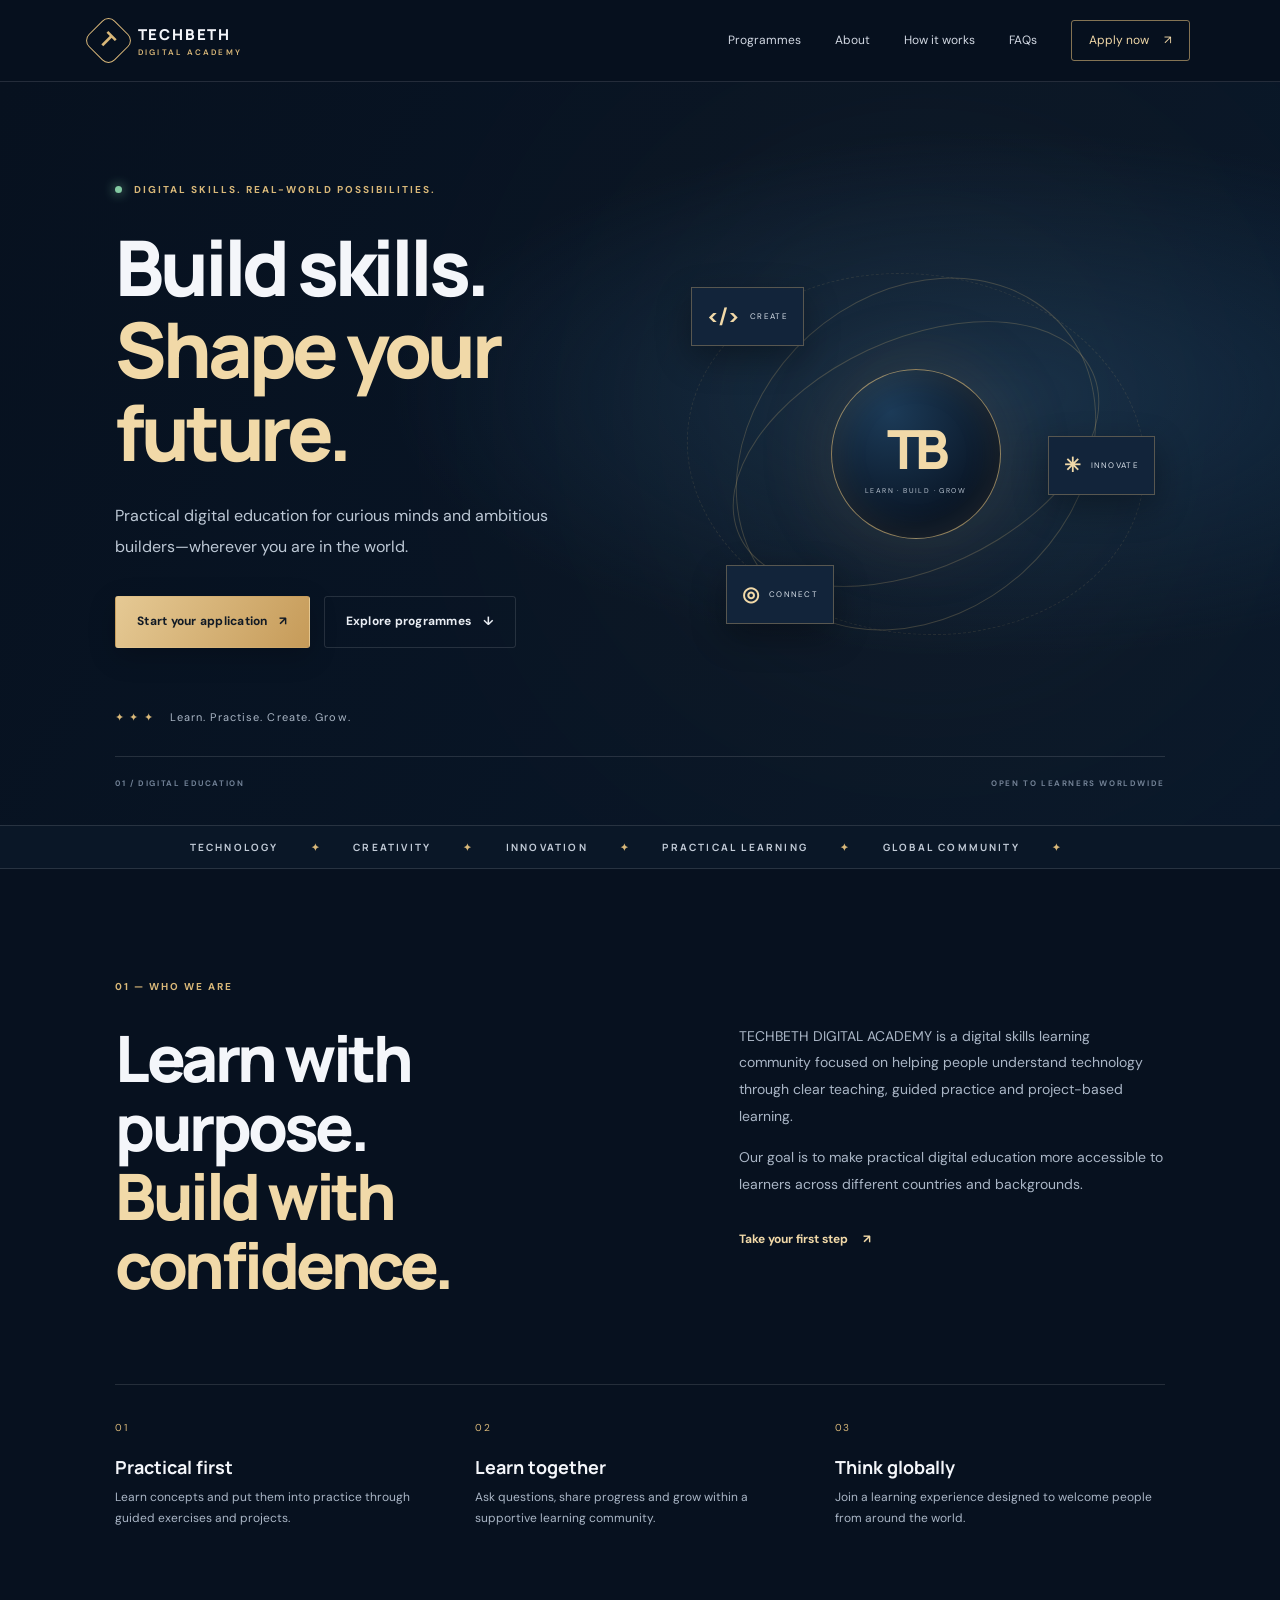
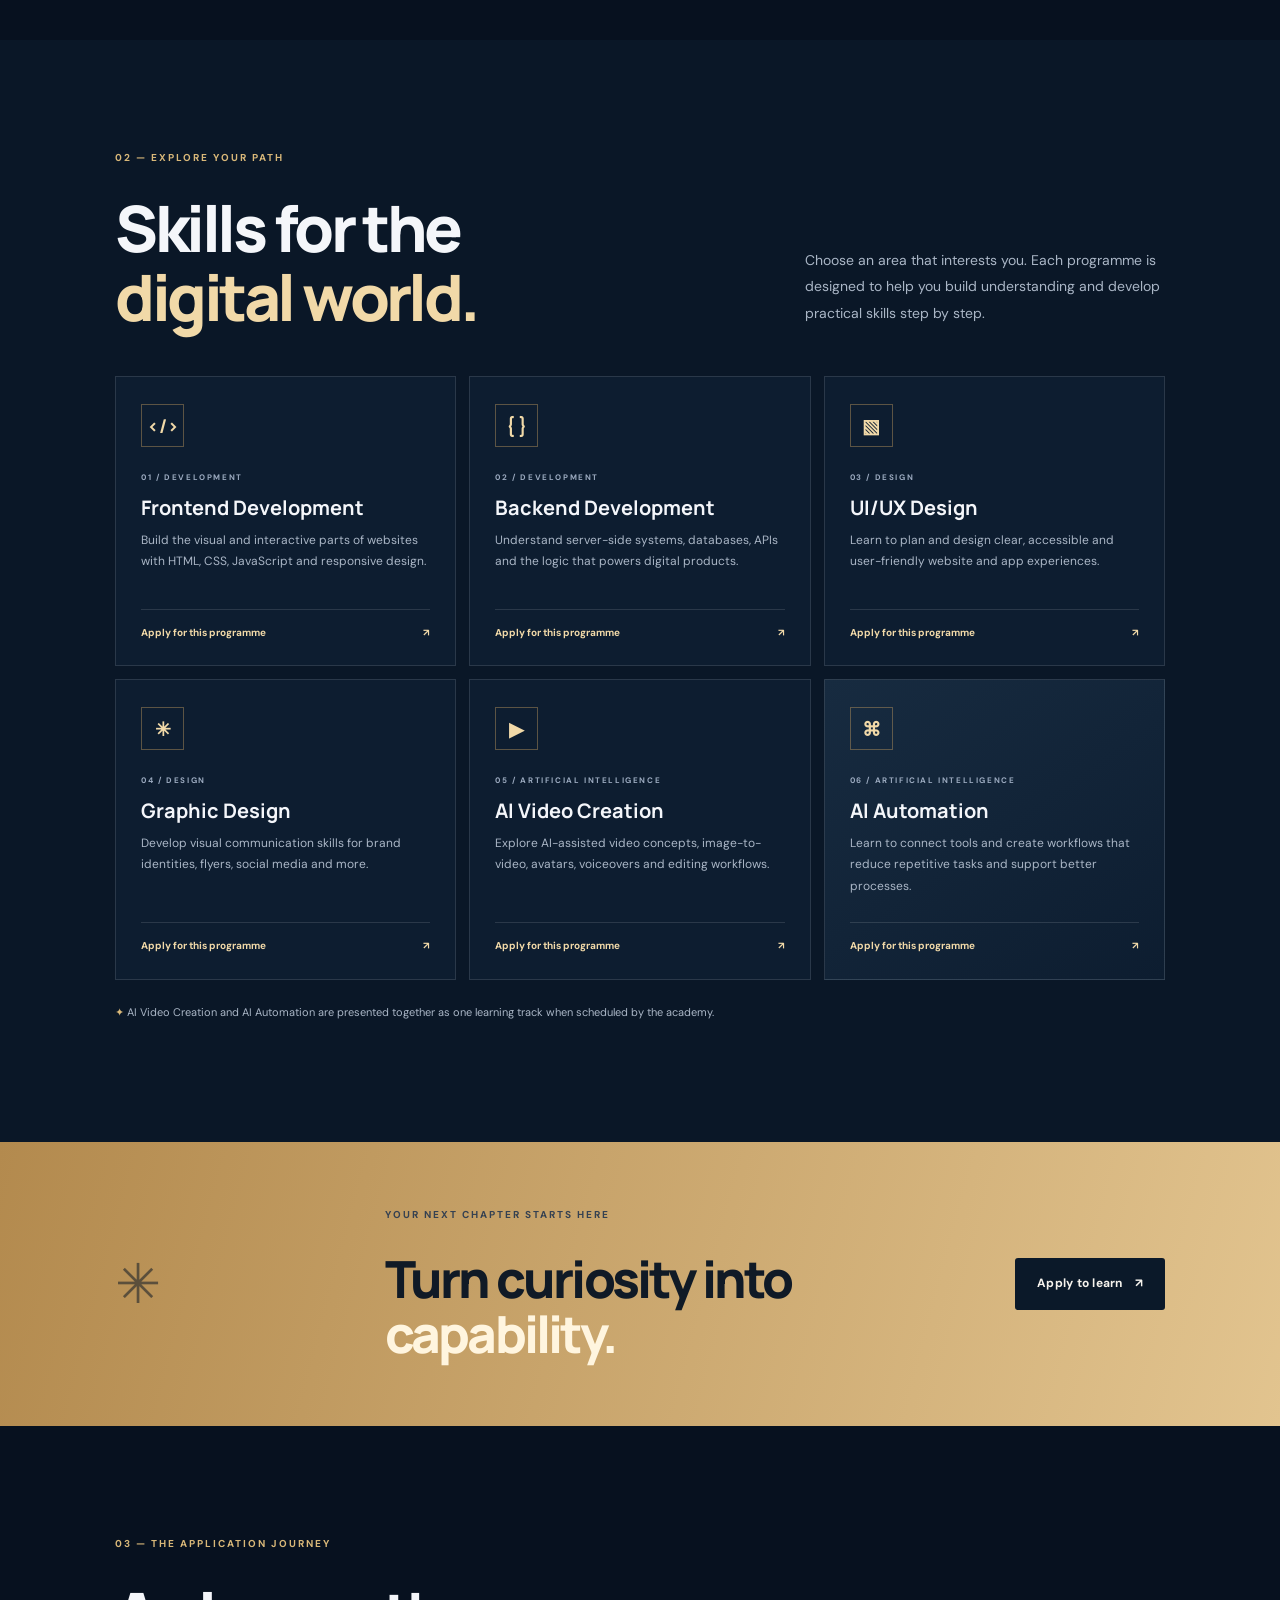
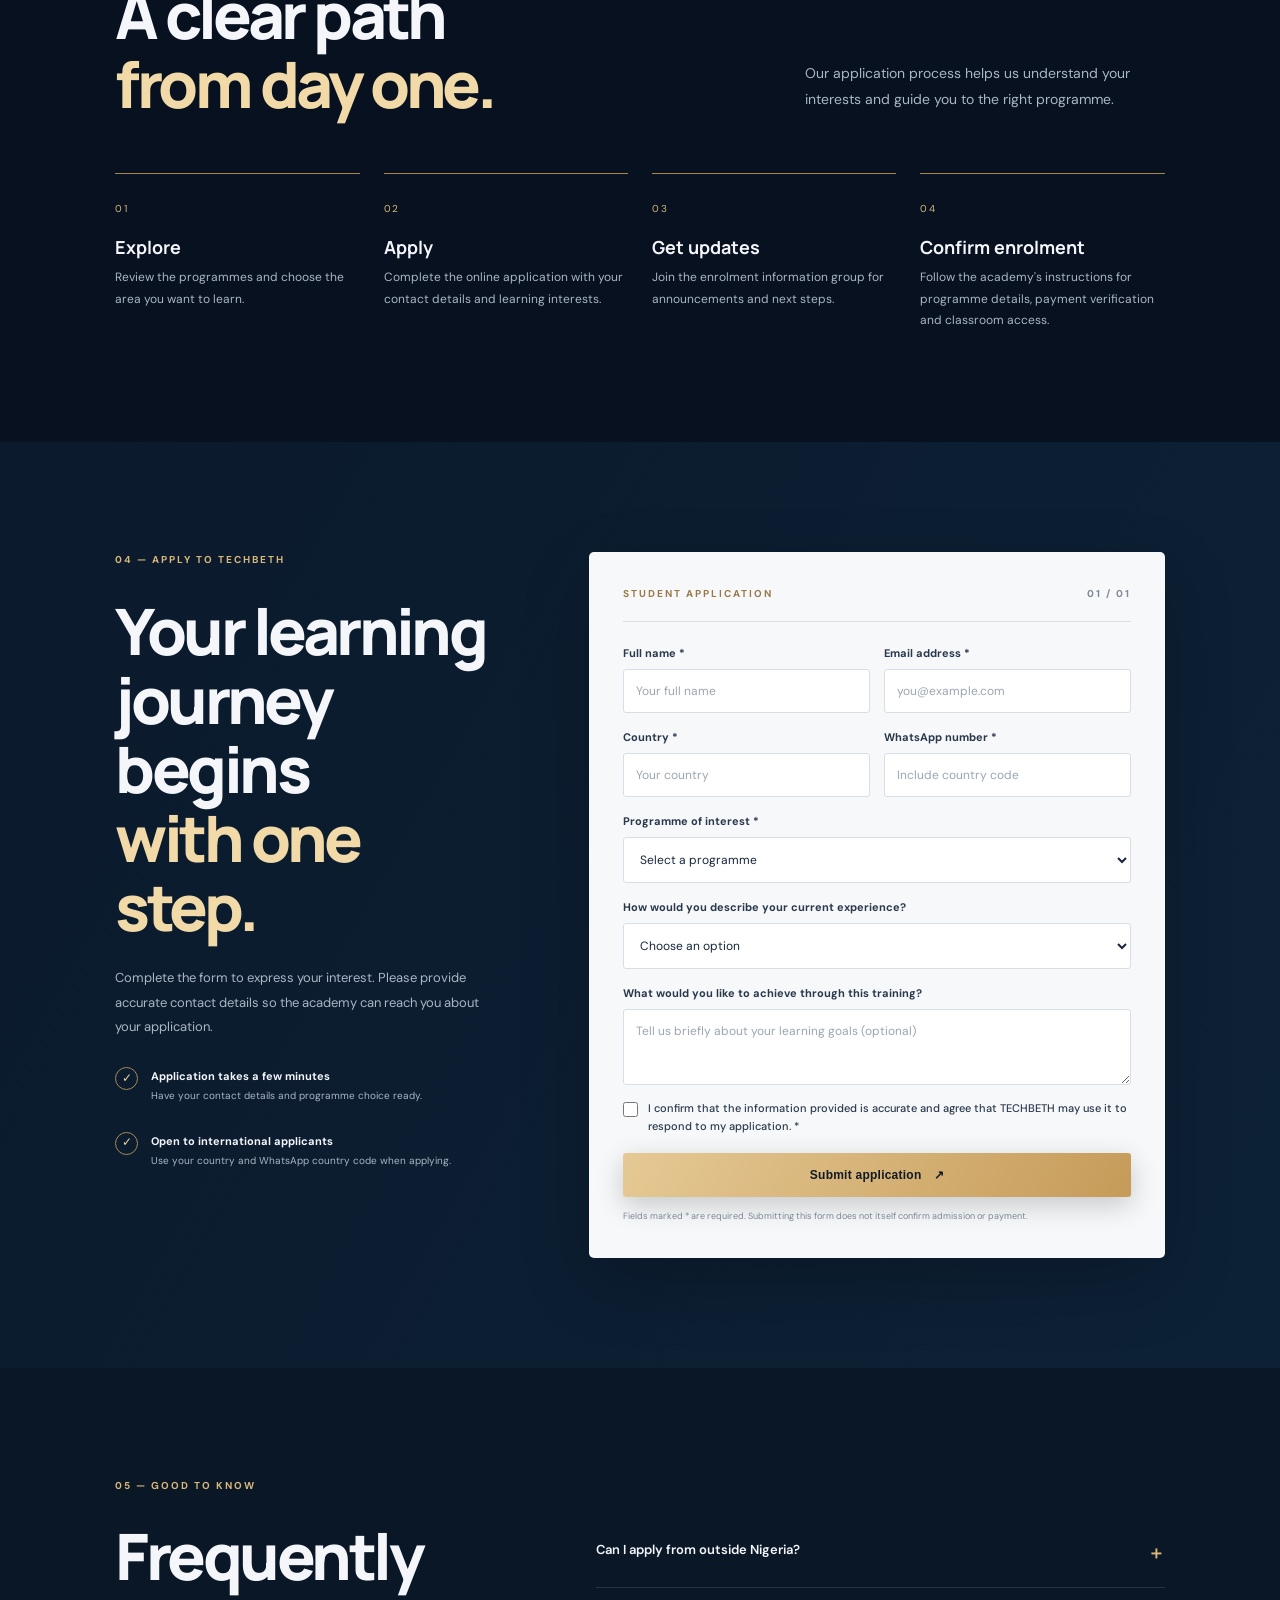
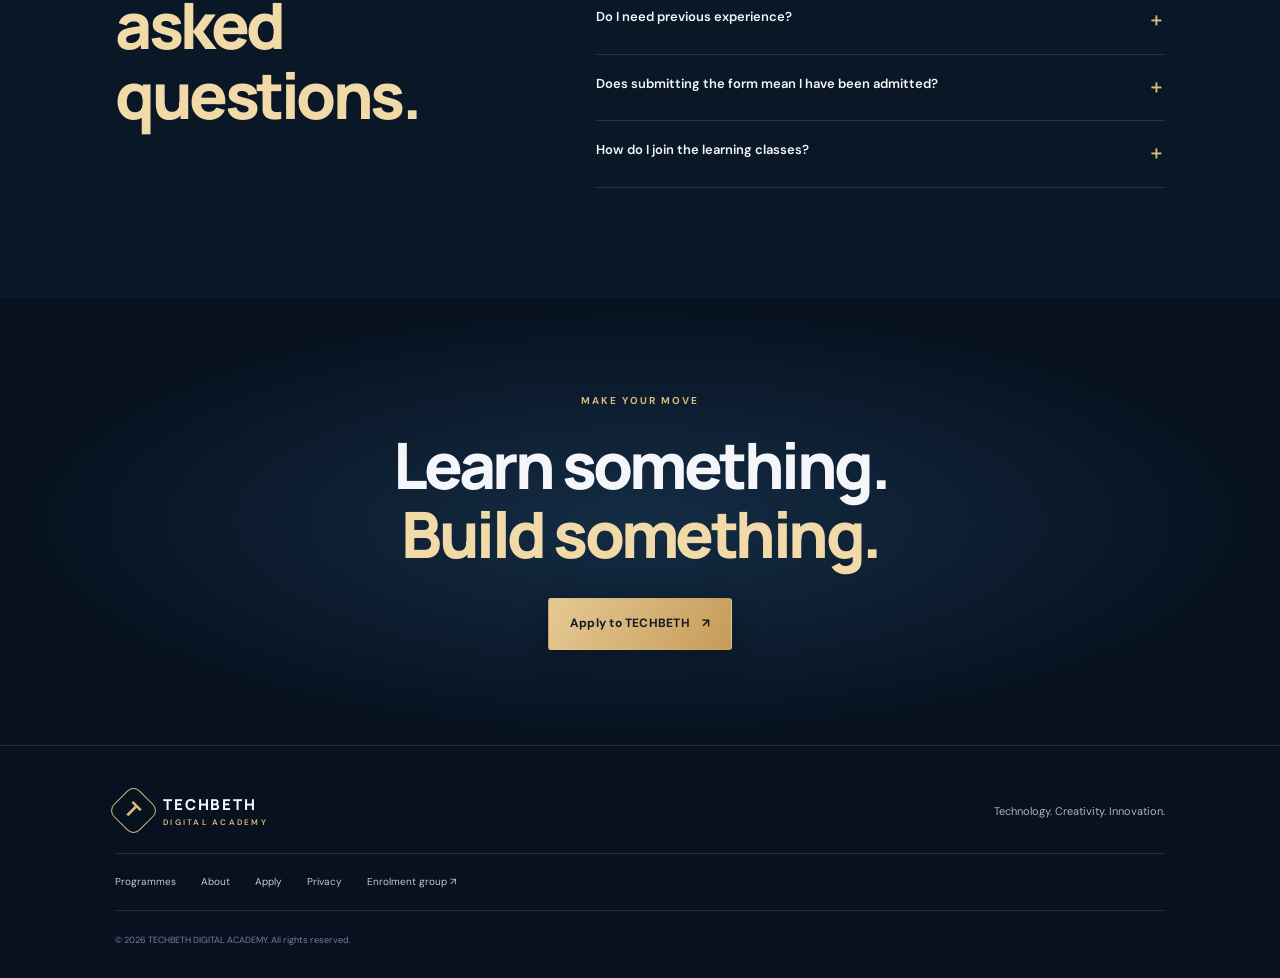
<file: index.html>
<!doctype html>
<html lang="en">
<head>
  <meta charset="utf-8"><meta name="viewport" content="width=device-width, initial-scale=1">
  <meta name="theme-color" content="#07111f">
  <meta name="description" content="Build practical digital skills with TECHBETH DIGITAL ACADEMY. Explore web development, design, AI video and AI automation programmes. Apply from anywhere in the world.">
  <title>TECHBETH DIGITAL ACADEMY | Technology. Creativity. Innovation.</title>
  <link rel="preconnect" href="https://fonts.googleapis.com"><link rel="preconnect" href="https://fonts.gstatic.com" crossorigin>
  <link href="https://fonts.googleapis.com/css2?family=DM+Sans:wght@400;500;600;700&family=Manrope:wght@400;500;600;700;800&display=swap" rel="stylesheet">
  <link rel="stylesheet" href="styles.css">
</head>
<body>
<header class="site-header"><a class="brand" href="#home" aria-label="TECHBETH home"><span class="brand-mark">T</span><span>TECHBETH<small>DIGITAL ACADEMY</small></span></a>
  <button class="menu-toggle" aria-label="Toggle navigation" aria-expanded="false">☰</button>
  <nav class="nav"><a href="#programmes">Programmes</a><a href="#about">About</a><a href="#process">How it works</a><a href="#faq">FAQs</a><a class="nav-cta" href="#apply">Apply now <span>↗</span></a></nav>
</header>
<main>
<section class="hero" id="home"><div class="hero-glow"></div><div class="hero-content"><div class="eyebrow"><span class="pulse"></span> DIGITAL SKILLS. REAL-WORLD POSSIBILITIES.</div>
  <h1>Build skills.<br><span>Shape your future.</span></h1>
  <p class="hero-copy">Practical digital education for curious minds and ambitious builders—wherever you are in the world.</p>
  <div class="hero-actions"><a class="btn btn-primary" href="#apply">Start your application <span>↗</span></a><a class="btn btn-ghost" href="#programmes">Explore programmes <span>↓</span></a></div>
  <div class="hero-note"><span class="mini-stars">✦ ✦ ✦</span> Learn. Practise. Create. Grow.</div>
 </div><div class="hero-art" aria-label="Abstract digital network illustration"><div class="orbit orbit-one"></div><div class="orbit orbit-two"></div><div class="orbit orbit-three"></div><div class="core"><span>TB</span><small>LEARN · BUILD · GROW</small></div><div class="float-card card-code"><b>&lt;/&gt;</b><span>CREATE</span></div><div class="float-card card-ai"><b>✳</b><span>INNOVATE</span></div><div class="float-card card-globe"><b>◎</b><span>CONNECT</span></div></div>
 <div class="hero-bottom"><span>01 / DIGITAL EDUCATION</span><span>OPEN TO LEARNERS WORLDWIDE</span></div>
</section>
<section class="ticker" aria-label="Academy values"><div>TECHNOLOGY <i>✦</i> CREATIVITY <i>✦</i> INNOVATION <i>✦</i> PRACTICAL LEARNING <i>✦</i> GLOBAL COMMUNITY <i>✦</i></div></section>
<section class="section intro" id="about"><div class="section-kicker">01 — WHO WE ARE</div><div class="intro-grid"><h2>Learn with purpose.<br><em>Build with confidence.</em></h2><div><p>TECHBETH DIGITAL ACADEMY is a digital skills learning community focused on helping people understand technology through clear teaching, guided practice and project-based learning.</p><p>Our goal is to make practical digital education more accessible to learners across different countries and backgrounds.</p><a class="text-link" href="#apply">Take your first step <span>↗</span></a></div></div><div class="values"><article><span>01</span><h3>Practical first</h3><p>Learn concepts and put them into practice through guided exercises and projects.</p></article><article><span>02</span><h3>Learn together</h3><p>Ask questions, share progress and grow within a supportive learning community.</p></article><article><span>03</span><h3>Think globally</h3><p>Join a learning experience designed to welcome people from around the world.</p></article></div></section>
<section class="section programmes" id="programmes"><div class="section-kicker">02 — EXPLORE YOUR PATH</div><div class="section-heading"><div><h2>Skills for the<br><em>digital world.</em></h2></div><p>Choose an area that interests you. Each programme is designed to help you build understanding and develop practical skills step by step.</p></div>
<div class="programme-grid">
 <article class="programme-card"><div class="program-icon">&lt;/&gt;</div><div class="program-meta">01 / DEVELOPMENT</div><h3>Frontend Development</h3><p>Build the visual and interactive parts of websites with HTML, CSS, JavaScript and responsive design.</p><a href="#apply" data-course="Frontend Development">Apply for this programme <span>↗</span></a></article>
 <article class="programme-card"><div class="program-icon">{ }</div><div class="program-meta">02 / DEVELOPMENT</div><h3>Backend Development</h3><p>Understand server-side systems, databases, APIs and the logic that powers digital products.</p><a href="#apply" data-course="Backend Development">Apply for this programme <span>↗</span></a></article>
 <article class="programme-card"><div class="program-icon">▧</div><div class="program-meta">03 / DESIGN</div><h3>UI/UX Design</h3><p>Learn to plan and design clear, accessible and user-friendly website and app experiences.</p><a href="#apply" data-course="UI/UX Design">Apply for this programme <span>↗</span></a></article>
 <article class="programme-card"><div class="program-icon">✳</div><div class="program-meta">04 / DESIGN</div><h3>Graphic Design</h3><p>Develop visual communication skills for brand identities, flyers, social media and more.</p><a href="#apply" data-course="Graphic Design">Apply for this programme <span>↗</span></a></article>
 <article class="programme-card"><div class="program-icon">▶</div><div class="program-meta">05 / ARTIFICIAL INTELLIGENCE</div><h3>AI Video Creation</h3><p>Explore AI-assisted video concepts, image-to-video, avatars, voiceovers and editing workflows.</p><a href="#apply" data-course="AI Video Creation">Apply for this programme <span>↗</span></a></article>
 <article class="programme-card featured"><div class="program-icon">⌘</div><div class="program-meta">06 / ARTIFICIAL INTELLIGENCE</div><h3>AI Automation</h3><p>Learn to connect tools and create workflows that reduce repetitive tasks and support better processes.</p><a href="#apply" data-course="AI Automation">Apply for this programme <span>↗</span></a></article>
</div><p class="combined-note"><span>✦</span> AI Video Creation and AI Automation are presented together as one learning track when scheduled by the academy.</p>
</section>
<section class="banner"><div class="banner-symbol">✳</div><div><div class="section-kicker">YOUR NEXT CHAPTER STARTS HERE</div><h2>Turn curiosity into<br><em>capability.</em></h2></div><a class="btn btn-light" href="#apply">Apply to learn <span>↗</span></a></section>
<section class="section process" id="process"><div class="section-kicker">03 — THE APPLICATION JOURNEY</div><div class="section-heading"><h2>A clear path<br><em>from day one.</em></h2><p>Our application process helps us understand your interests and guide you to the right programme.</p></div><div class="steps"><article><span>01</span><h3>Explore</h3><p>Review the programmes and choose the area you want to learn.</p></article><article><span>02</span><h3>Apply</h3><p>Complete the online application with your contact details and learning interests.</p></article><article><span>03</span><h3>Get updates</h3><p>Join the enrolment information group for announcements and next steps.</p></article><article><span>04</span><h3>Confirm enrolment</h3><p>Follow the academy's instructions for programme details, payment verification and classroom access.</p></article></div></section>
<section class="apply-section" id="apply"><div class="apply-copy"><div class="section-kicker">04 — APPLY TO TECHBETH</div><h2>Your learning<br>journey begins<br><em>with one step.</em></h2><p>Complete the form to express your interest. Please provide accurate contact details so the academy can reach you about your application.</p><div class="apply-assurance"><span>✓</span><div><b>Application takes a few minutes</b><small>Have your contact details and programme choice ready.</small></div></div><div class="apply-assurance"><span>✓</span><div><b>Open to international applicants</b><small>Use your country and WhatsApp country code when applying.</small></div></div></div>
<div class="form-panel"><div class="form-title"><span>STUDENT APPLICATION</span><span class="form-step">01 / 01</span></div>
<form name="techbeth-application" method="POST" data-netlify="true" netlify-honeypot="bot-field" action="/success.html">
 <input type="hidden" name="form-name" value="techbeth-application"><p class="hidden"><label>Leave this field empty: <input name="bot-field"></label></p>
 <div class="field-row"><label>Full name *<input name="full-name" autocomplete="name" placeholder="Your full name" required></label><label>Email address *<input type="email" name="email" autocomplete="email" placeholder="you@example.com" required></label></div>
 <div class="field-row"><label>Country *<input name="country" autocomplete="country-name" placeholder="Your country" required></label><label>WhatsApp number *<input name="whatsapp" type="tel" autocomplete="tel" placeholder="Include country code" required></label></div>
 <label>Programme of interest *<select name="programme" id="programme" required><option value="" disabled selected>Select a programme</option><option>Frontend Development</option><option>Backend Development</option><option>UI/UX Design</option><option>Graphic Design</option><option>AI Video Creation & AI Automation</option></select></label>
 <label>How would you describe your current experience? <select name="experience"><option value="Not specified">Choose an option</option><option>Complete beginner</option><option>Basic knowledge</option><option>Some practical experience</option><option>Experienced — looking to improve</option></select></label>
 <label>What would you like to achieve through this training? <textarea name="learning-goal" rows="3" placeholder="Tell us briefly about your learning goals (optional)"></textarea></label>
 <label class="consent"><input type="checkbox" name="privacy-consent" value="I agree" required><span>I confirm that the information provided is accurate and agree that TECHBETH may use it to respond to my application. *</span></label>
 <button class="btn btn-primary submit-btn" type="submit">Submit application <span>↗</span></button><p class="form-footnote">Fields marked * are required. Submitting this form does not itself confirm admission or payment.</p>
</form></div></section>
<section class="section faq" id="faq"><div class="section-kicker">05 — GOOD TO KNOW</div><div class="faq-grid"><h2>Frequently<br><em>asked questions.</em></h2><div class="faq-list">
<details><summary>Can I apply from outside Nigeria?<span>＋</span></summary><p>Yes. The application form is designed for learners in different countries. Include your country and WhatsApp country code.</p></details>
<details><summary>Do I need previous experience?<span>＋</span></summary><p>Many programmes welcome beginners. Choose the experience level that best describes you so the academy can guide you.</p></details>
<details><summary>Does submitting the form mean I have been admitted?<span>＋</span></summary><p>No. It records your interest. The academy will share enrolment instructions and confirm the next steps separately.</p></details>
<details><summary>How do I join the learning classes?<span>＋</span></summary><p>After application, join the enrolment information group. Classroom access is provided after the academy confirms your enrolment.</p></details>
</div></div></section>
<section class="final-cta"><div class="section-kicker">MAKE YOUR MOVE</div><h2>Learn something.<br><em>Build something.</em></h2><a class="btn btn-primary" href="#apply">Apply to TECHBETH <span>↗</span></a></section>
</main>
<footer class="footer"><a class="brand" href="#home"><span class="brand-mark">T</span><span>TECHBETH<small>DIGITAL ACADEMY</small></span></a><p>Technology. Creativity. Innovation.</p><div class="footer-links"><a href="#programmes">Programmes</a><a href="#about">About</a><a href="#apply">Apply</a><a href="privacy.html">Privacy</a><a href="https://chat.whatsapp.com/K42Y6dXAT2D8e4mTfeTTik?s=cl&p=a&iam=2" target="_blank" rel="noopener">Enrolment group ↗</a></div><small>© <span id="year"></span> TECHBETH DIGITAL ACADEMY. All rights reserved.</small></footer>
<script src="script.js"></script>
</body></html>
</file>
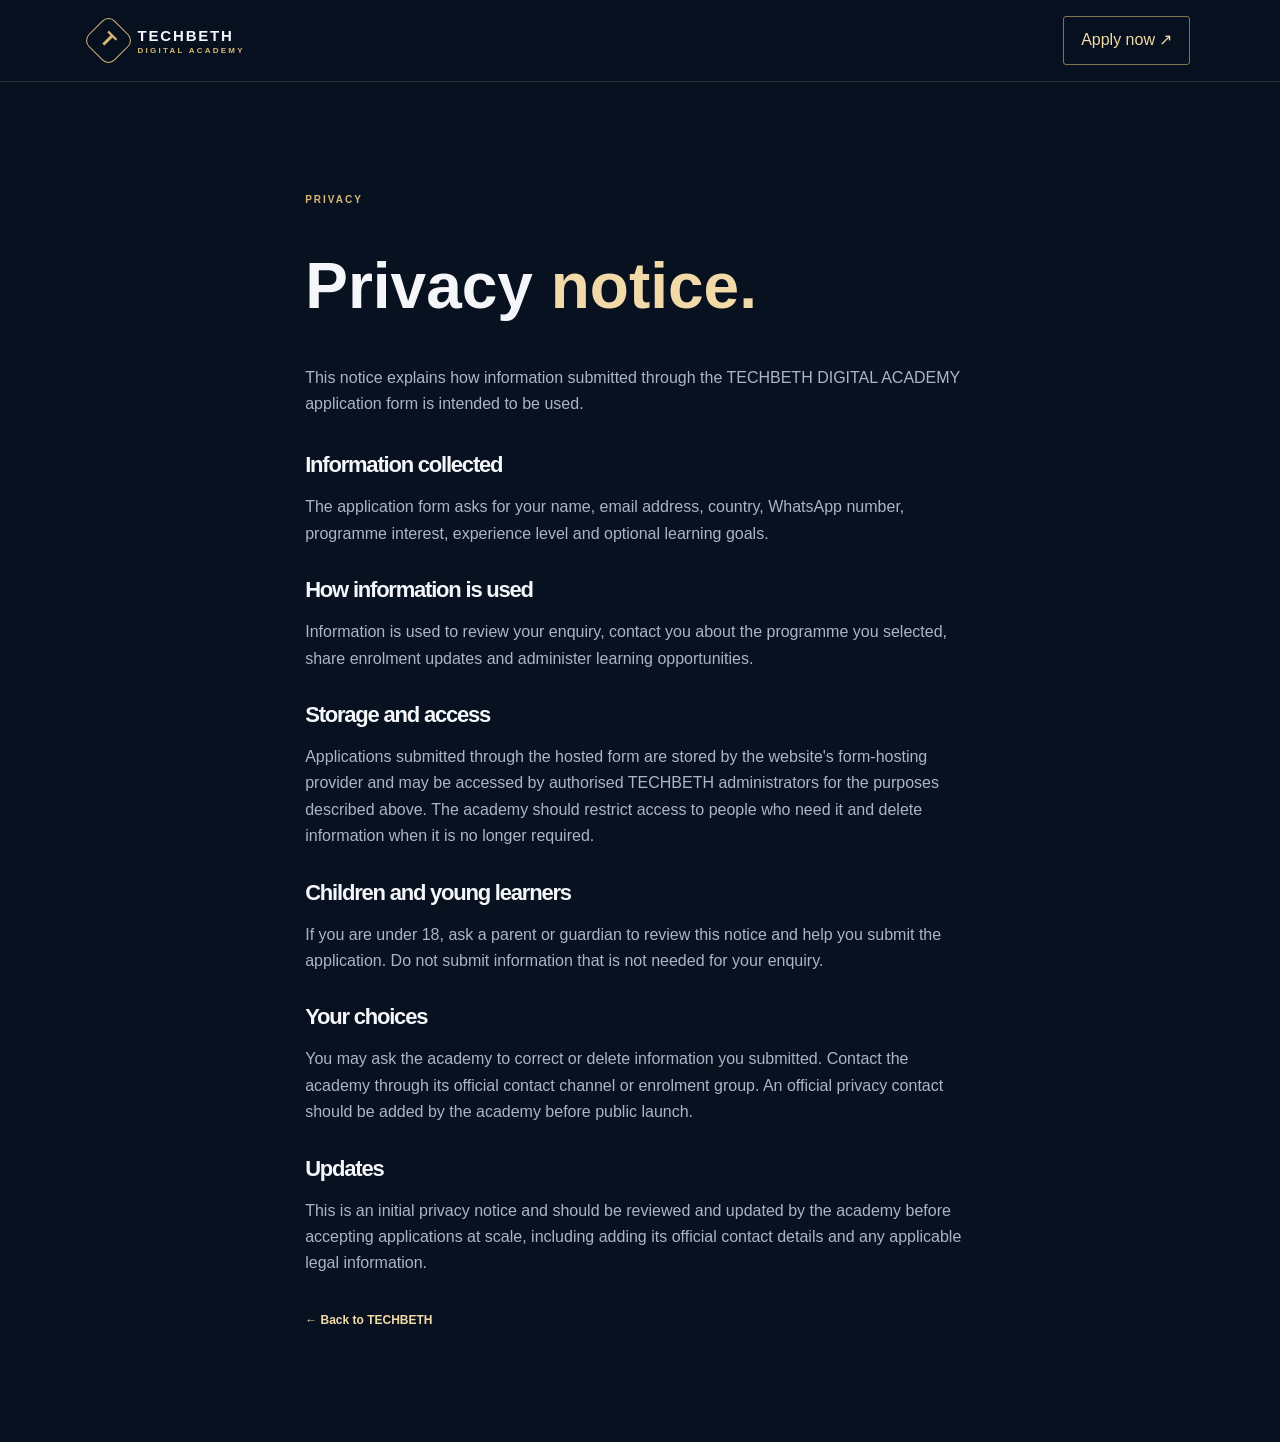
<file: privacy.html>
<!doctype html><html lang="en"><head><meta charset="utf-8"><meta name="viewport" content="width=device-width,initial-scale=1"><meta name="theme-color" content="#07111f"><title>Privacy notice | TECHBETH DIGITAL ACADEMY</title><link rel="stylesheet" href="styles.css"></head><body><header class="site-header"><a class="brand" href="index.html"><span class="brand-mark">T</span><span>TECHBETH<small>DIGITAL ACADEMY</small></span></a><a class="nav-cta" href="index.html#apply">Apply now ↗</a></header><main class="section" style="max-width:900px;margin:auto"><div class="section-kicker">PRIVACY</div><h1 style="font:800 clamp(38px,6vw,64px)/1.1 Manrope,sans-serif">Privacy <em style="font-style:normal;color:#f1d9a8">notice.</em></h1><p style="color:#aab6c6">This notice explains how information submitted through the TECHBETH DIGITAL ACADEMY application form is intended to be used.</p><h2 style="font:700 22px Manrope,sans-serif;margin-top:35px">Information collected</h2><p style="color:#aab6c6">The application form asks for your name, email address, country, WhatsApp number, programme interest, experience level and optional learning goals.</p><h2 style="font:700 22px Manrope,sans-serif;margin-top:30px">How information is used</h2><p style="color:#aab6c6">Information is used to review your enquiry, contact you about the programme you selected, share enrolment updates and administer learning opportunities.</p><h2 style="font:700 22px Manrope,sans-serif;margin-top:30px">Storage and access</h2><p style="color:#aab6c6">Applications submitted through the hosted form are stored by the website's form-hosting provider and may be accessed by authorised TECHBETH administrators for the purposes described above. The academy should restrict access to people who need it and delete information when it is no longer required.</p><h2 style="font:700 22px Manrope,sans-serif;margin-top:30px">Children and young learners</h2><p style="color:#aab6c6">If you are under 18, ask a parent or guardian to review this notice and help you submit the application. Do not submit information that is not needed for your enquiry.</p><h2 style="font:700 22px Manrope,sans-serif;margin-top:30px">Your choices</h2><p style="color:#aab6c6">You may ask the academy to correct or delete information you submitted. Contact the academy through its official contact channel or enrolment group. An official privacy contact should be added by the academy before public launch.</p><h2 style="font:700 22px Manrope,sans-serif;margin-top:30px">Updates</h2><p style="color:#aab6c6">This is an initial privacy notice and should be reviewed and updated by the academy before accepting applications at scale, including adding its official contact details and any applicable legal information.</p><a class="text-link" href="index.html">← Back to TECHBETH</a></main></body></html>
</file>
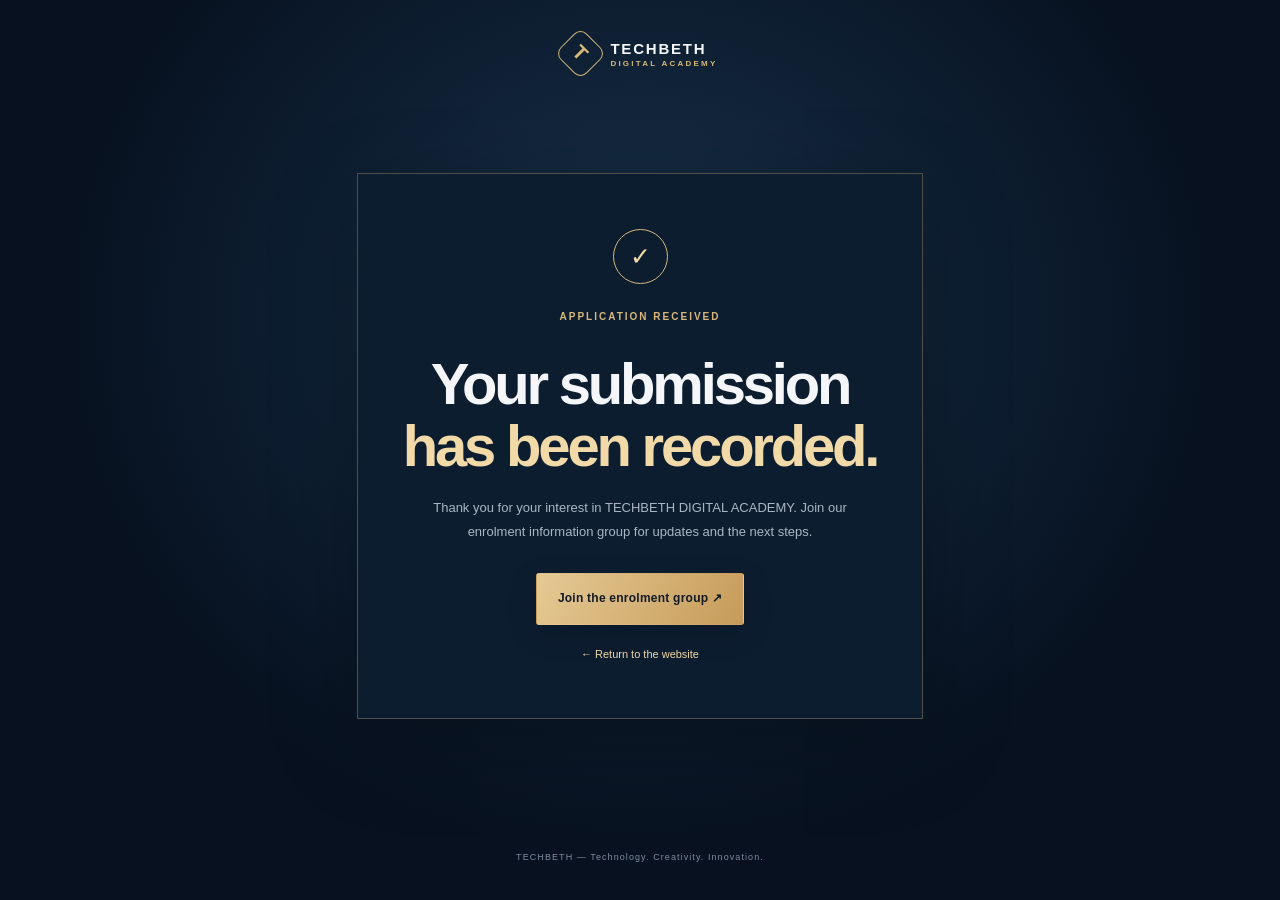
<file: success.html>
<!doctype html><html lang="en"><head><meta charset="utf-8"><meta name="viewport" content="width=device-width,initial-scale=1"><meta name="theme-color" content="#07111f"><title>Application received | TECHBETH DIGITAL ACADEMY</title><link rel="stylesheet" href="styles.css"></head><body class="success-page"><main class="success-wrap"><a class="brand" href="/index.html"><span class="brand-mark">T</span><span>TECHBETH<small>DIGITAL ACADEMY</small></span></a><div class="success-card"><div class="success-check">✓</div><div class="section-kicker">APPLICATION RECEIVED</div><h1>Your submission<br><em>has been recorded.</em></h1><p>Thank you for your interest in TECHBETH DIGITAL ACADEMY. Join our enrolment information group for updates and the next steps.</p><a class="btn btn-primary" href="https://chat.whatsapp.com/K42Y6dXAT2D8e4mTfeTTik?s=cl&p=a&iam=2" target="_blank" rel="noopener">Join the enrolment group ↗</a><a class="back-link" href="/index.html">← Return to the website</a></div><small class="success-foot">TECHBETH — Technology. Creativity. Innovation.</small></main></body></html>
</file>
<file: styles.css>
:root{--bg:#07111f;--bg2:#0a1728;--panel:#0e1d30;--text:#f4f6fa;--muted:#aab6c6;--gold:#d9b879;--gold2:#f1d9a8;--line:rgba(255,255,255,.12);--font:'DM Sans',sans-serif;--display:'Manrope',sans-serif}*{box-sizing:border-box}html{scroll-behavior:smooth;scroll-padding-top:90px}body{margin:0;background:#07111f;color:var(--text);font-family:var(--font);line-height:1.65}a{color:inherit;text-decoration:none}.site-header{height:82px;padding:0 7vw;display:flex;align-items:center;justify-content:space-between;border-bottom:1px solid var(--line);background:rgba(7,17,31,.88);backdrop-filter:blur(18px);position:sticky;top:0;z-index:20}.brand{display:inline-flex;align-items:center;gap:11px;font:800 15px var(--display);letter-spacing:.12em}.brand small{display:block;font:600 8px var(--font);letter-spacing:.28em;color:var(--gold);margin-top:2px}.brand-mark{width:37px;height:37px;border:1px solid var(--gold);color:var(--gold);display:grid;place-items:center;font:800 20px var(--display);transform:rotate(45deg);border-radius:9px}.brand-mark:first-letter{transform:rotate(-45deg)}.nav{display:flex;align-items:center;gap:34px;font-size:12px;color:#d1d8e2}.nav a:hover,.footer-links a:hover{color:var(--gold2)}.nav-cta{padding:10px 17px;border:1px solid rgba(217,184,121,.6);border-radius:3px;color:var(--gold2)}.nav-cta span,.btn span{margin-left:12px}.menu-toggle{display:none;background:none;color:white;border:0;font-size:25px}.hero{min-height:660px;padding:100px 9vw 35px;position:relative;overflow:hidden;display:grid;grid-template-columns:1.05fr .95fr;align-items:center;background:radial-gradient(ellipse at 78% 42%,#122d48 0,transparent 43%),linear-gradient(120deg,#07111f,#09182a)}.hero-glow{position:absolute;width:450px;height:450px;border-radius:50%;background:#b48c4a;filter:blur(180px);opacity:.12;right:10%;top:15%}.hero-content{position:relative;z-index:2;max-width:610px}.eyebrow,.section-kicker,.program-meta,.form-title,.hero-bottom{font-size:10px;letter-spacing:.2em;font-weight:700;color:var(--gold)}.pulse{display:inline-block;width:7px;height:7px;background:#83c9a2;border-radius:50%;margin-right:8px;box-shadow:0 0 12px #83c9a2}.hero h1,.section h2,.banner h2,.apply-copy h2,.final-cta h2,.success-card h1{font:800 clamp(46px,6vw,82px)/1.08 var(--display);letter-spacing:-.055em;margin:27px 0}.hero h1 span,.section h2 em,.banner h2 em,.apply-copy h2 em,.final-cta h2 em,.success-card h1 em{font-style:normal;color:var(--gold2)}.hero-copy{font-size:16px;color:#bdc8d5;max-width:475px;line-height:1.9}.hero-actions{display:flex;gap:14px;flex-wrap:wrap;margin-top:34px}.btn{display:inline-flex;align-items:center;justify-content:center;padding:15px 21px;font-size:12px;font-weight:700;letter-spacing:.02em;border-radius:3px;transition:.2s;border:1px solid transparent;cursor:pointer}.btn-primary{background:linear-gradient(120deg,#e5c994,#c69b59);color:#111a25;box-shadow:0 8px 28px #0003}.btn-primary:hover{transform:translateY(-2px);filter:brightness(1.08)}.btn-ghost{border-color:var(--line);color:#e9edf3}.btn-ghost:hover{border-color:var(--gold)}.hero-note{margin-top:60px;color:#a9b5c4;font-size:11px;letter-spacing:.1em}.mini-stars{color:var(--gold);margin-right:12px}.hero-art{height:450px;position:relative;display:grid;place-items:center}.orbit{position:absolute;border:1px solid rgba(217,184,121,.23);border-radius:50%;transform:rotate(-25deg)}.orbit-one{width:390px;height:230px}.orbit-two{width:320px;height:390px;transform:rotate(48deg)}.orbit-three{width:460px;height:360px;transform:rotate(8deg);border-style:dashed;opacity:.5}.core{width:170px;height:170px;border-radius:50%;border:1px solid rgba(217,184,121,.65);background:radial-gradient(circle at 35% 25%,#1c3b58,#091525 70%);box-shadow:0 0 80px #c69b5925,inset 0 0 35px #c69b5922;display:flex;flex-direction:column;align-items:center;justify-content:center}.core span{font:800 54px var(--display);letter-spacing:-.1em;color:var(--gold2)}.core small{font-size:7px;letter-spacing:.2em;color:#b7c1ce}.float-card{position:absolute;background:#12243a;border:1px solid rgba(217,184,121,.35);padding:12px 15px;box-shadow:0 12px 35px #0005;display:flex;align-items:center;gap:10px}.float-card b{font-size:20px;color:var(--gold2)}.float-card span{font-size:8px;letter-spacing:.16em;color:#d8e0e9}.card-code{top:58px;left:5%}.card-ai{right:2%;top:46%}.card-globe{bottom:55px;left:12%}.hero-bottom{grid-column:1/-1;display:flex;justify-content:space-between;border-top:1px solid var(--line);padding-top:20px;margin-top:30px;color:#718196;font-size:8px}.ticker{overflow:hidden;border-block:1px solid var(--line);background:#0a1727;padding:14px 0;white-space:nowrap}.ticker div{font:700 10px var(--display);letter-spacing:.22em;text-align:center;color:#c3ccd8}.ticker i{font-style:normal;color:var(--gold);padding:0 28px}.section{padding:110px 9vw}.section-kicker{margin-bottom:27px}.intro-grid{display:grid;grid-template-columns:1.1fr .9fr;gap:8vw;align-items:start}.section h2,.banner h2,.apply-copy h2,.final-cta h2{font-size:clamp(38px,5vw,64px);margin:0}.intro-grid p,.section-heading>p{color:var(--muted);font-size:14px;line-height:1.9;margin:0 0 15px}.text-link{display:inline-block;margin-top:18px;color:var(--gold2);font-size:12px;font-weight:700}.text-link span{margin-left:12px}.values{display:grid;grid-template-columns:repeat(3,1fr);gap:30px;margin-top:85px;border-top:1px solid var(--line);padding-top:28px}.values article>span,.steps article>span{font-size:10px;color:var(--gold);letter-spacing:.15em}.values h3,.steps h3{font:700 18px var(--display);margin:15px 0 8px}.values p,.steps p{color:var(--muted);font-size:12px;line-height:1.8;margin:0}.programmes{background:#0a1727}.section-heading{display:flex;justify-content:space-between;align-items:end;gap:30px;margin-bottom:45px}.section-heading>p{max-width:360px;margin-bottom:5px}.programme-grid{display:grid;grid-template-columns:repeat(3,1fr);gap:13px}.programme-card{background:#0d1d30;border:1px solid var(--line);padding:27px 25px 24px;min-height:290px;display:flex;flex-direction:column;transition:.25s}.programme-card:hover{transform:translateY(-4px);border-color:#b9955d80}.programme-card.featured{background:linear-gradient(145deg,#172b40,#0d1d30)}.program-icon{width:43px;height:43px;display:grid;place-items:center;border:1px solid #b9955d75;color:var(--gold2);font:700 19px var(--display);margin-bottom:24px}.program-meta{font-size:8px;color:#9cabc0}.programme-card h3{font:700 20px var(--display);margin:9px 0}.programme-card p{font-size:12px;color:var(--muted);line-height:1.8;margin:0 0 25px}.programme-card>a{margin-top:auto;font-size:10px;font-weight:700;color:var(--gold2);border-top:1px solid var(--line);padding-top:15px}.programme-card>a span{float:right}.combined-note{color:#aab6c6;font-size:11px;margin-top:23px}.combined-note span{color:var(--gold)}.banner{padding:65px 9vw;display:flex;align-items:center;justify-content:space-between;gap:25px;background:linear-gradient(105deg,#b38a4e,#e2c48f);color:#101a26}.banner .section-kicker{color:#354151}.banner h2{font-size:clamp(34px,4vw,52px);margin:0}.banner h2 em{color:#fff5df}.banner-symbol{font-size:55px;opacity:.55}.btn-light{background:#0b1929;color:#f6f3ed;white-space:nowrap}.steps{display:grid;grid-template-columns:repeat(4,1fr);gap:24px;margin-top:55px}.steps article{border-top:1px solid #a8864e;padding-top:20px}.apply-section{padding:110px 9vw;background:linear-gradient(120deg,#0b1a2c,#0d2136);display:grid;grid-template-columns:.8fr 1.2fr;gap:7vw;align-items:start}.apply-copy h2{margin-bottom:25px}.apply-copy>p{color:var(--muted);font-size:13px;line-height:1.9;max-width:390px}.apply-assurance{display:flex;gap:13px;align-items:flex-start;margin-top:27px}.apply-assurance>span{width:23px;height:23px;border:1px solid #a98955;border-radius:50%;display:grid;place-items:center;color:var(--gold2);font-size:12px;flex:none}.apply-assurance b,.apply-assurance small{display:block}.apply-assurance b{font-size:11px}.apply-assurance small{font-size:10px;color:var(--muted);margin-top:3px}.form-panel{background:#f7f8fa;color:#142235;padding:34px;border-radius:5px;box-shadow:0 25px 70px #0003}.form-title{display:flex;justify-content:space-between;color:#9a7949;border-bottom:1px solid #dce1e8;padding-bottom:18px;margin-bottom:22px}.form-step{color:#7d8997}form label{display:block;font-size:11px;font-weight:700;color:#29394c;margin-bottom:15px}input,select,textarea{display:block;width:100%;margin-top:7px;padding:13px 12px;border:1px solid #d8dee6;border-radius:3px;background:#fff;color:#17263a;font:12px var(--font);outline:none}input:focus,select:focus,textarea:focus{border-color:#b28c51;box-shadow:0 0 0 3px #b28c511c}input::placeholder,textarea::placeholder{color:#9ba5b1}.field-row{display:grid;grid-template-columns:1fr 1fr;gap:14px}.consent{display:flex;gap:10px;align-items:flex-start;font-weight:500!important;line-height:1.6}.consent input{width:15px;height:15px;margin:2px 0 0;flex:none;accent-color:#9a7949}.submit-btn{width:100%;border:0;margin-top:3px}.form-footnote{font-size:9px;color:#7c8795;line-height:1.6;margin:12px 0 0}.hidden{display:none}.faq{background:#0a1727}.faq-grid{display:grid;grid-template-columns:.8fr 1.2fr;gap:8vw}.faq-list details{border-bottom:1px solid var(--line);padding:18px 0}.faq-list summary{cursor:pointer;list-style:none;font-size:13px;font-weight:600;display:flex;justify-content:space-between;gap:20px}.faq-list summary::-webkit-details-marker{display:none}.faq-list summary span{color:var(--gold);font-size:18px}.faq-list details[open] summary span{transform:rotate(45deg)}.faq-list details p{font-size:12px;color:var(--muted);line-height:1.8;max-width:600px}.final-cta{text-align:center;padding:95px 20px;background:radial-gradient(ellipse at center,#142c44,#07111f 70%)}.final-cta .section-kicker{margin-bottom:20px}.final-cta h2{margin-bottom:30px}.footer{padding:45px 9vw 30px;border-top:1px solid var(--line);display:grid;grid-template-columns:1fr 1fr;gap:22px;align-items:center}.footer>p{color:var(--muted);font-size:11px;text-align:right}.footer-links{grid-column:1/-1;display:flex;gap:25px;flex-wrap:wrap;border-block:1px solid var(--line);padding:20px 0;font-size:10px;color:#c0cad6}.footer>small{grid-column:1/-1;color:#748296;font-size:9px}.success-page{min-height:100vh;background:radial-gradient(ellipse at 50% 35%,#17304a,#07111f 65%)}.success-wrap{min-height:100vh;display:flex;flex-direction:column;align-items:center;padding:35px 20px}.success-card{max-width:600px;text-align:center;margin:auto;background:#0d1d30;border:1px solid #d9b87955;padding:55px 45px;box-shadow:0 25px 80px #0004}.success-check{width:55px;height:55px;border-radius:50%;border:1px solid var(--gold);color:var(--gold2);display:grid;place-items:center;font-size:25px;margin:0 auto 25px}.success-card h1{font-size:clamp(36px,6vw,58px);margin:18px 0}.success-card p{color:var(--muted);font-size:13px;line-height:1.9;margin:0 auto 28px;max-width:440px}.back-link{display:block;margin-top:20px;color:var(--gold2);font-size:11px}.success-foot{color:#7e8da0;font-size:9px;letter-spacing:.12em;margin-top:30px}
@media(max-width:900px){.site-header{padding:0 5vw}.nav{gap:18px}.hero{padding-inline:6vw}.section,.apply-section{padding:85px 6vw}.programme-grid{grid-template-columns:repeat(2,1fr)}.apply-section{gap:35px}.hero-art{transform:scale(.85)}}
@media(max-width:650px){.site-header{height:70px}.menu-toggle{display:block}.nav{display:none;position:absolute;top:69px;left:0;right:0;background:#0a1727;padding:22px 6vw 28px;flex-direction:column;align-items:stretch;border-bottom:1px solid var(--line)}.nav.open{display:flex}.nav-cta{text-align:center}.hero{display:block;padding:75px 7vw 25px;min-height:auto}.hero h1{font-size:52px}.hero-copy{font-size:14px}.hero-art{height:320px;transform:scale(.78);margin:10px -25px}.hero-bottom{font-size:7px}.section,.apply-section{padding:75px 7vw}.intro-grid,.faq-grid,.apply-section{grid-template-columns:1fr;gap:35px}.values{grid-template-columns:1fr;gap:25px;margin-top:50px}.section-heading{display:block}.section-heading>p{margin-top:20px}.programme-grid{grid-template-columns:1fr}.programme-card{min-height:250px}.banner{padding:48px 7vw;display:grid;grid-template-columns:auto 1fr;gap:12px}.banner .btn{grid-column:1/-1}.banner-symbol{font-size:36px}.steps{grid-template-columns:1fr 1fr;gap:25px}.field-row{grid-template-columns:1fr;gap:0}.form-panel{padding:23px 18px}.apply-copy h2{font-size:48px}.footer{padding:38px 7vw;grid-template-columns:1fr}.footer>p{text-align:left;margin:0}.footer-links{gap:16px}.success-card{padding:42px 22px}.ticker div{text-align:left;padding-left:20px}}
</file>
